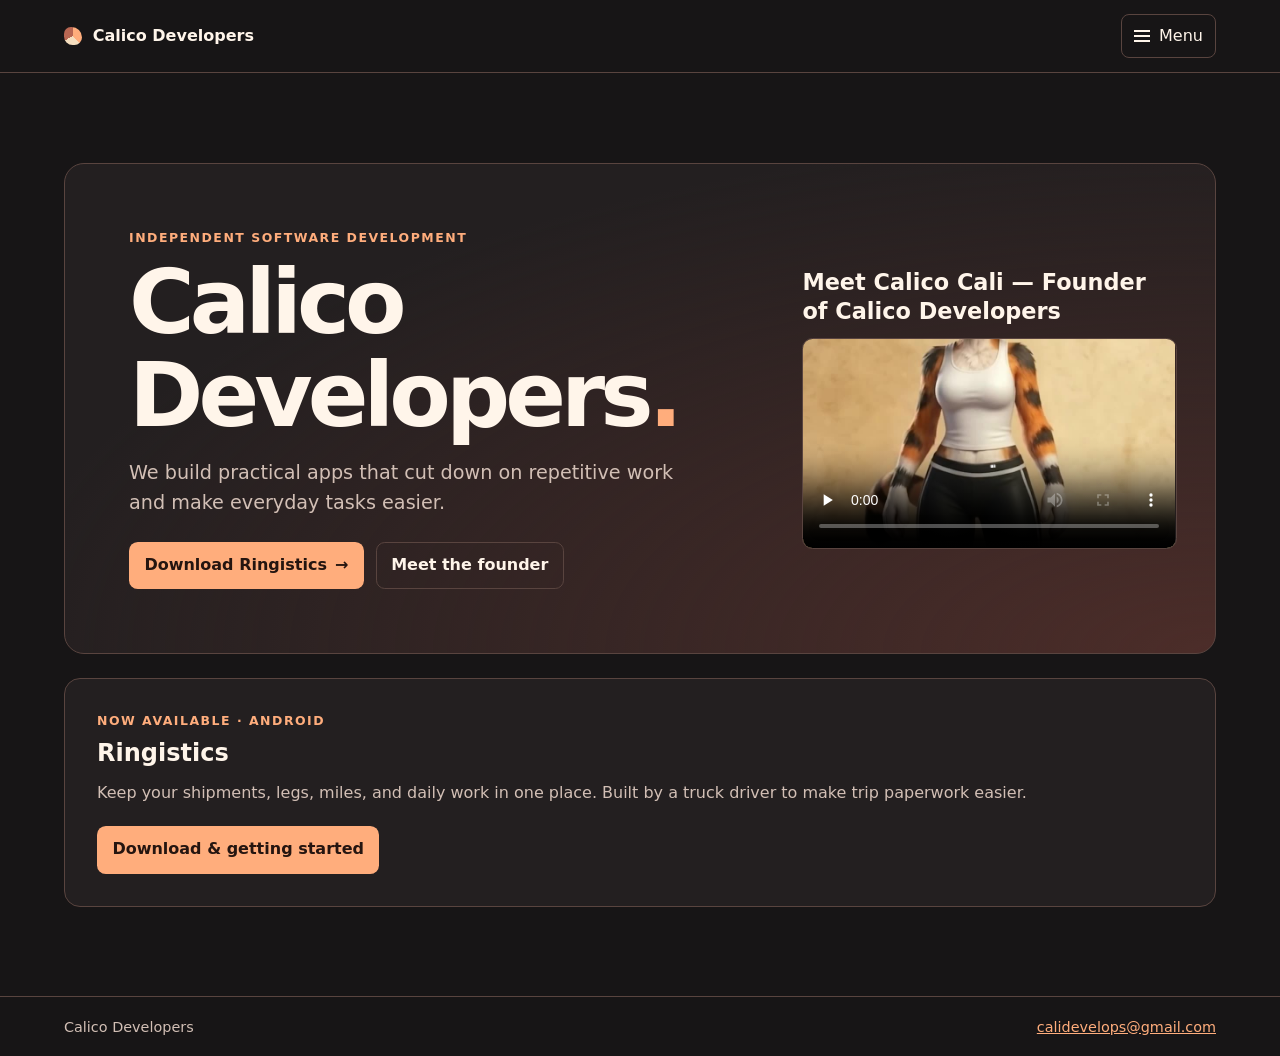
<file: index.html>
<!doctype html>
<html lang="en">
<head>
  <meta charset="utf-8">
  <meta name="viewport" content="width=device-width, initial-scale=1">
  <meta name="description" content="Calico Developers builds practical apps that simplify everyday work.">
  <title>Home | Calico Developers</title>
  <link rel="stylesheet" href="assets/css/site.css?v=d871b78">
  <script src="assets/js/site.js" defer></script>
</head>
<body>
  <a class="skip" href="#main">Skip to content</a>
  <header class="header">
    <div class="wrap header-inner">
      <a class="brand" href="index.html"><span class="mark" aria-hidden="true"></span>Calico Developers</a>
      <details class="menu">
        <summary aria-controls="site-nav"><span class="hamburger" aria-hidden="true"></span> Menu</summary>
        <nav id="site-nav" aria-label="Main navigation">
          <a href="index.html" aria-current="page">Home</a>
          <a href="about.html">About</a>
          <a href="beta-testing.html">Beta Testing</a>
        </nav>
      </details>
    </div>
  </header>
  <main id="main" class="wrap" tabindex="-1">
    <section class="hero">
      <div class="hero-copy">
        <p class="eyebrow">Independent software development</p>
        <h1>Calico<br>Developers<span class="accent">.</span></h1>
        <p class="lede">We build practical apps that cut down on repetitive work and make everyday tasks easier.</p>
        <div class="actions">
          <a class="button primary" href="ringistics.html">Download Ringistics <span aria-hidden="true">→</span></a>
          <a class="button" href="about.html">Meet the founder</a>
        </div>
      </div>
      <section class="hero-intro" aria-labelledby="founder-intro">
        <h2 id="founder-intro">Meet Calico Cali — Founder of Calico Developers</h2>
        <div class="media-slot">
          <video controls playsinline preload="none"
                 poster="assets/media/calico-cali-intro.jpg" aria-labelledby="founder-intro">
            <source src="assets/media/calico-cali-intro.mp4" type="video/mp4">
            <a href="assets/media/calico-cali-intro.mp4">Download Cali’s introduction</a>
          </video>
        </div>
      </section>
    </section>
    <section class="panel app-content" style="margin-top:1.5rem" aria-labelledby="ringistics-title">
      <p class="eyebrow">Now available · Android</p>
      <h2 id="ringistics-title">Ringistics</h2>
      <p>Keep your shipments, legs, miles, and daily work in one place. Built by a truck driver to make trip paperwork easier.</p>
      <div class="actions"><a class="button primary" href="ringistics.html">Download &amp; getting started</a></div>
    </section>
  </main>
  <footer class="footer">
    <div class="wrap footer-inner">
      <span>Calico Developers</span>
      <a href="mailto:calidevelops@gmail.com">calidevelops@gmail.com</a>
    </div>
  </footer>
</body>
</html>
</file>
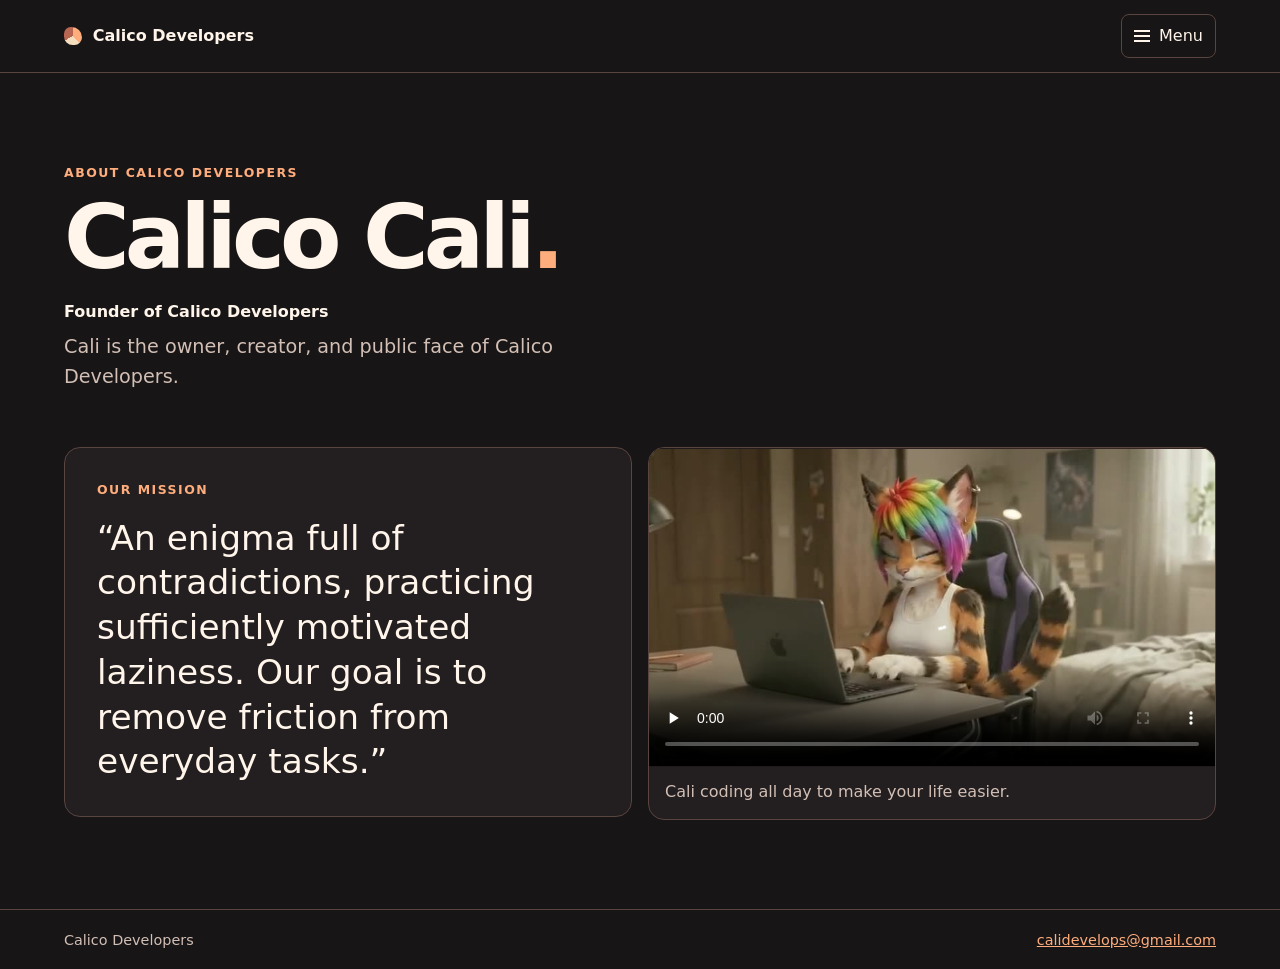
<file: about.html>
<!doctype html>
<html lang="en">
<head>
  <meta charset="utf-8">
  <meta name="viewport" content="width=device-width, initial-scale=1">
  <meta name="description" content="Meet Calico Cali, founder of Calico Developers, and read the company mission.">
  <title>About | Calico Developers</title>
  <link rel="stylesheet" href="assets/css/site.css">
  <script src="assets/js/site.js" defer></script>
</head>
<body>
  <a class="skip" href="#main">Skip to content</a>
  <header class="header">
    <div class="wrap header-inner">
      <a class="brand" href="index.html"><span class="mark" aria-hidden="true"></span>Calico Developers</a>
      <details class="menu">
        <summary aria-controls="site-nav"><span class="hamburger" aria-hidden="true"></span> Menu</summary>
        <nav id="site-nav" aria-label="Main navigation">
          <a href="index.html">Home</a>
          <a href="about.html" aria-current="page">About</a>
          <a href="beta-testing.html">Beta Testing</a>
        </nav>
      </details>
    </div>
  </header>
  <main id="main" class="wrap" tabindex="-1">
    <section class="intro">
      <p class="eyebrow">About Calico Developers</p>
      <h1>Calico Cali<span class="accent">.</span></h1>
      <p class="subtitle">Founder of Calico Developers</p>
      <p class="lede">Cali is the owner, creator, and public face of Calico Developers.</p>
    </section>
    <div class="about-grid">
      <section class="panel mission">
        <h2 class="eyebrow">Our mission</h2>
        <blockquote>“An enigma full of contradictions, practicing sufficiently motivated laziness. Our goal is to remove friction from everyday tasks.”</blockquote>
      </section>
      <figure class="founder-media">
        <div class="media-slot">
          <video controls playsinline preload="none" width="854" height="480"
                 poster="assets/media/callie-relaxes.jpg" aria-labelledby="founder-video-caption">
            <source src="assets/media/callie-relaxes.mp4" type="video/mp4">
            <a href="assets/media/callie-relaxes.mp4">Download the founder video</a>
          </video>
        </div>
        <figcaption id="founder-video-caption">Cali coding all day to make your life easier.</figcaption>
      </figure>
    </div>
  </main>
  <footer class="footer">
    <div class="wrap footer-inner">
      <span>Calico Developers</span>
      <a href="mailto:calidevelops@gmail.com">calidevelops@gmail.com</a>
    </div>
  </footer>
</body>
</html>
</file>
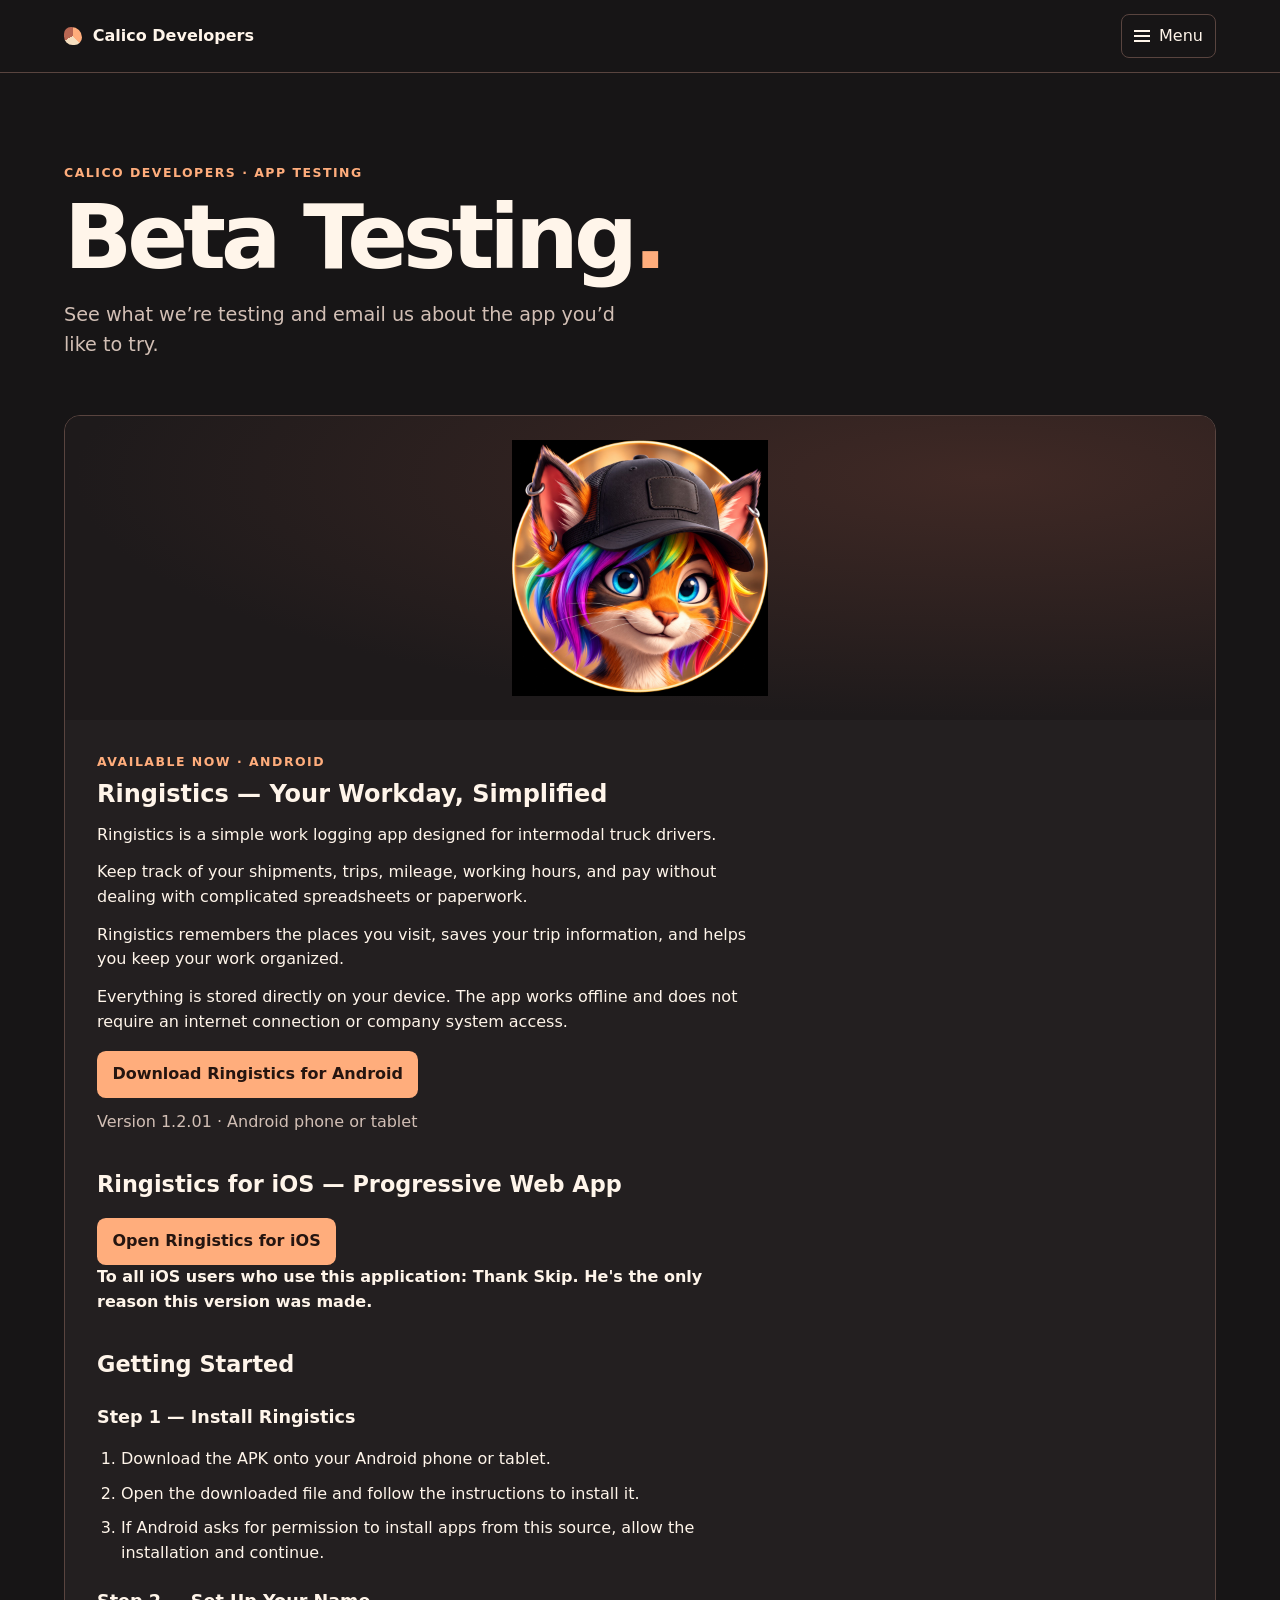
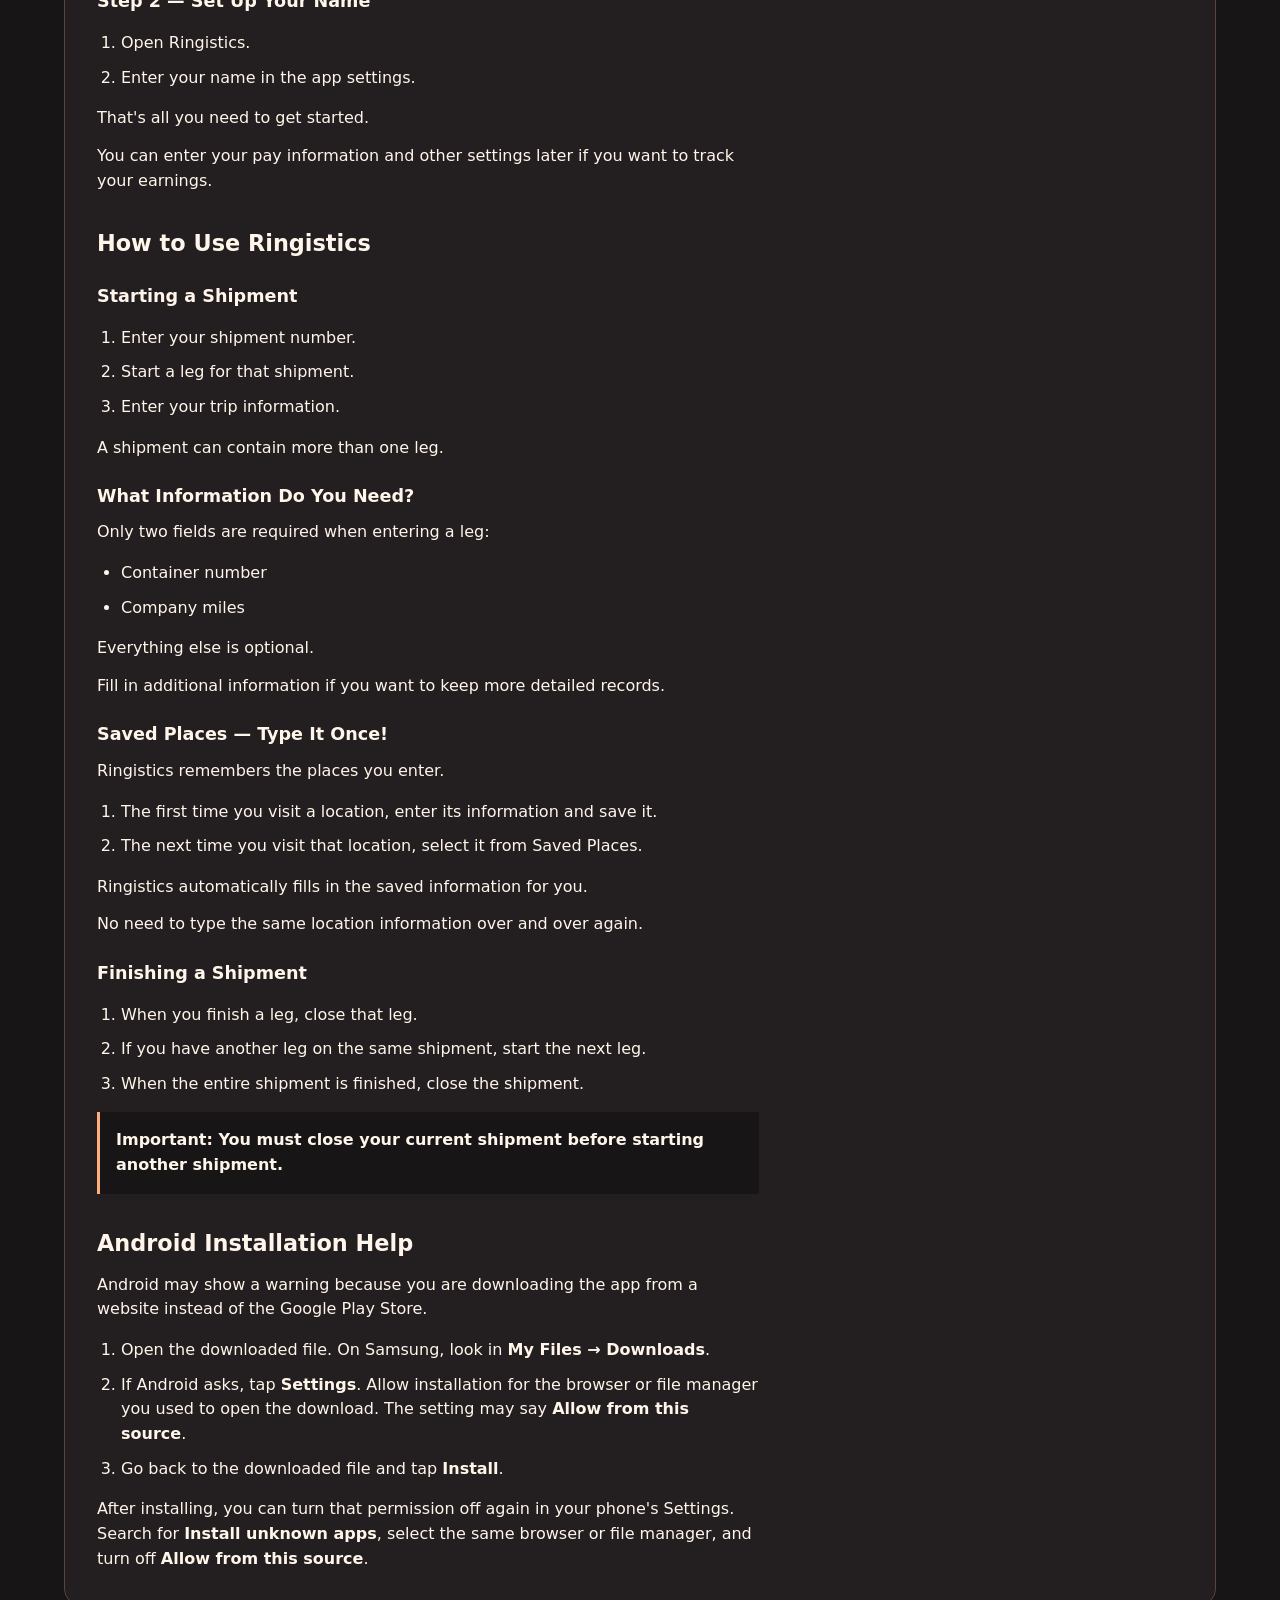
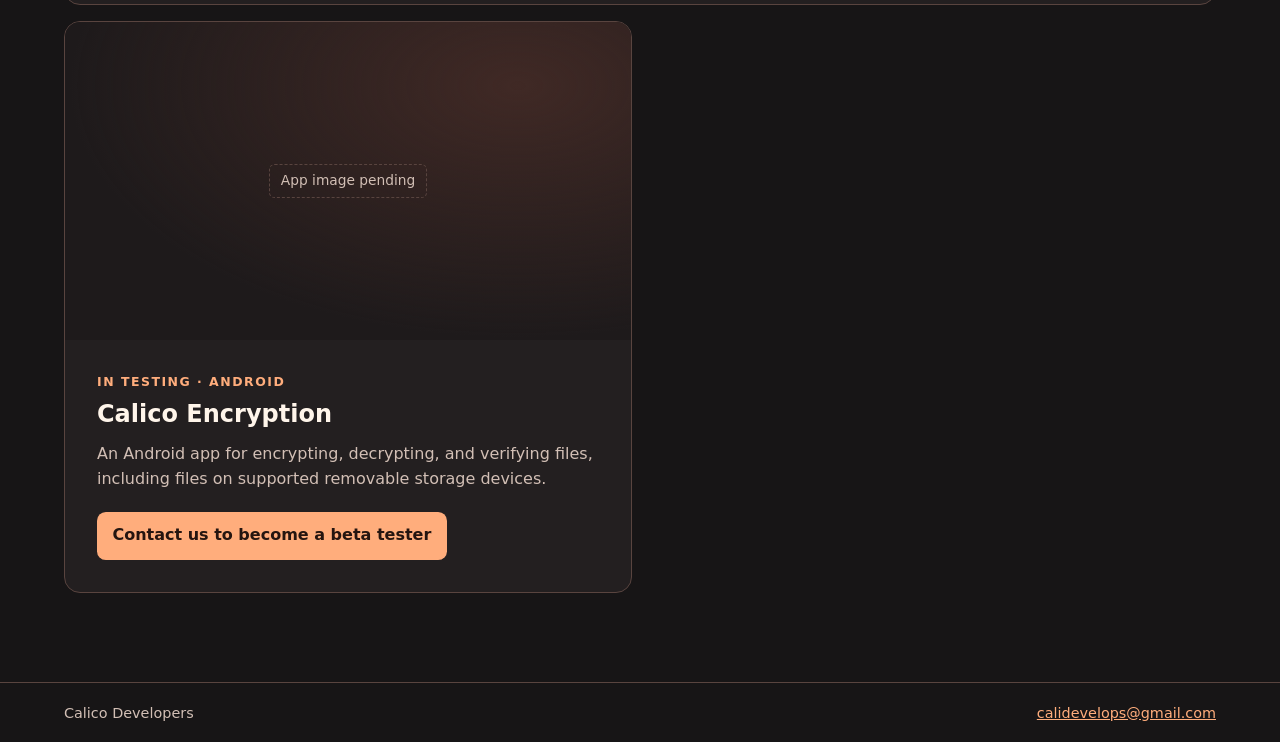
<file: beta-testing.html>
<!doctype html>
<html lang="en">
<head>
  <meta charset="utf-8">
  <meta name="viewport" content="width=device-width, initial-scale=1">
  <meta name="description" content="Explore Calico Developers apps in testing and contact us to request beta access.">
  <title>Beta Testing | Calico Developers</title>
  <link rel="stylesheet" href="assets/css/site.css?v=ringistics-1107">
  <script src="assets/js/site.js" defer></script>
</head>
<body>
  <a class="skip" href="#main">Skip to content</a>
  <header class="header">
    <div class="wrap header-inner">
      <a class="brand" href="index.html"><span class="mark" aria-hidden="true"></span>Calico Developers</a>
      <details class="menu">
        <summary aria-controls="site-nav"><span class="hamburger" aria-hidden="true"></span> Menu</summary>
        <nav id="site-nav" aria-label="Main navigation">
          <a href="index.html">Home</a>
          <a href="about.html">About</a>
          <a href="beta-testing.html" aria-current="page">Beta Testing</a>
        </nav>
      </details>
    </div>
  </header>
  <main id="main" class="wrap" tabindex="-1">
    <section class="intro">
      <p class="eyebrow">Calico Developers · App testing</p>
      <h1>Beta Testing<span class="accent">.</span></h1>
      <p class="lede">See what we’re testing and email us about the app you’d like to try.</p>
    </section>
    <div class="app-grid">
      <article class="panel app-card ringistics-release">
        <div class="media-slot" style="padding:1.5rem"><img src="assets/media/ringistics.png" alt="Ringistics app artwork: Calico Cali wearing a black trucker cap" width="1536" height="1536" style="width:16rem;max-width:100%;height:auto;aspect-ratio:1;object-fit:contain"></div>
        <div class="app-content">
          <p class="eyebrow">Available now · Android</p>
          <h2>Ringistics — Your Workday, Simplified</h2>
          <div class="ringistics-copy">
            <p>Ringistics is a simple work logging app designed for intermodal truck drivers.</p>
            <p>Keep track of your shipments, trips, mileage, working hours, and pay without dealing with complicated spreadsheets or paperwork.</p>
            <p>Ringistics remembers the places you visit, saves your trip information, and helps you keep your work organized.</p>
            <p>Everything is stored directly on your device. The app works offline and does not require an internet connection or company system access.</p>
          </div>
          <div class="actions">
            <a class="button primary" href="downloads/Ringistics-v1.2.01-signed.apk" download="Ringistics-v1.2.01-signed.apk">Download Ringistics for Android</a>
          </div>
          <p class="release-version">Version 1.2.01 · Android phone or tablet</p>
          <section class="ringistics-guide" aria-labelledby="ringistics-ios">
            <h3 id="ringistics-ios">Ringistics for iOS — Progressive Web App</h3>
            <div class="actions">
              <a class="button primary" href="https://musicman5768.github.io/Ringistics-pwa-public/">Open Ringistics for iOS</a>
            </div>
            <p><strong>To all iOS users who use this application: Thank Skip. He's the only reason this version was made.</strong></p>
          </section>
          <div class="ringistics-guide">
            <h3>Getting Started</h3>
            <h4>Step 1 — Install Ringistics</h4>
            <ol>
              <li>Download the APK onto your Android phone or tablet.</li>
              <li>Open the downloaded file and follow the instructions to install it.</li>
              <li>If Android asks for permission to install apps from this source, allow the installation and continue.</li>
            </ol>
            <h4>Step 2 — Set Up Your Name</h4>
            <ol>
              <li>Open Ringistics.</li>
              <li>Enter your name in the app settings.</li>
            </ol>
            <p>That's all you need to get started.</p>
            <p>You can enter your pay information and other settings later if you want to track your earnings.</p>
            <h3>How to Use Ringistics</h3>
            <h4>Starting a Shipment</h4>
            <ol>
              <li>Enter your shipment number.</li>
              <li>Start a leg for that shipment.</li>
              <li>Enter your trip information.</li>
            </ol>
            <p>A shipment can contain more than one leg.</p>
            <h4>What Information Do You Need?</h4>
            <p>Only two fields are required when entering a leg:</p>
            <ul><li>Container number</li><li>Company miles</li></ul>
            <p>Everything else is optional.</p>
            <p>Fill in additional information if you want to keep more detailed records.</p>
            <h4>Saved Places — Type It Once!</h4>
            <p>Ringistics remembers the places you enter.</p>
            <ol>
              <li>The first time you visit a location, enter its information and save it.</li>
              <li>The next time you visit that location, select it from Saved Places.</li>
            </ol>
            <p>Ringistics automatically fills in the saved information for you.</p>
            <p>No need to type the same location information over and over again.</p>
            <h4>Finishing a Shipment</h4>
            <ol>
              <li>When you finish a leg, close that leg.</li>
              <li>If you have another leg on the same shipment, start the next leg.</li>
              <li>When the entire shipment is finished, close the shipment.</li>
            </ol>
            <p class="shipment-reminder"><strong>Important: You must close your current shipment before starting another shipment.</strong></p>
            <h3>Android Installation Help</h3>
            <p>Android may show a warning because you are downloading the app from a website instead of the Google Play Store.</p>
            <ol>
              <li>Open the downloaded file. On Samsung, look in <strong>My Files → Downloads</strong>.</li>
              <li>If Android asks, tap <strong>Settings</strong>. Allow installation for the browser or file manager you used to open the download. The setting may say <strong>Allow from this source</strong>.</li>
              <li>Go back to the downloaded file and tap <strong>Install</strong>.</li>
            </ol>
            <p>After installing, you can turn that permission off again in your phone's Settings. Search for <strong>Install unknown apps</strong>, select the same browser or file manager, and turn off <strong>Allow from this source</strong>.</p>
          </div>
        </div>
      </article>
      <article class="panel app-card">
        <div class="media-slot"><span class="placeholder">App image pending</span></div>
        <div class="app-content">
          <p class="eyebrow">In testing · Android</p>
          <h2>Calico Encryption</h2>
          <p>An Android app for encrypting, decrypting, and verifying files, including files on supported removable storage devices.</p>
          <div class="actions">
            <a class="button primary" href="mailto:calidevelops@gmail.com?subject=Beta%20Test%20-%20Calico%20Encryption">Contact us to become a beta tester</a>
            <!-- Add this app’s approved APK link here when public distribution is enabled. -->
          </div>
        </div>
      </article>
    </div>
  </main>
  <footer class="footer">
    <div class="wrap footer-inner">
      <span>Calico Developers</span>
      <a href="mailto:calidevelops@gmail.com">calidevelops@gmail.com</a>
    </div>
  </footer>
</body>
</html>
</file>
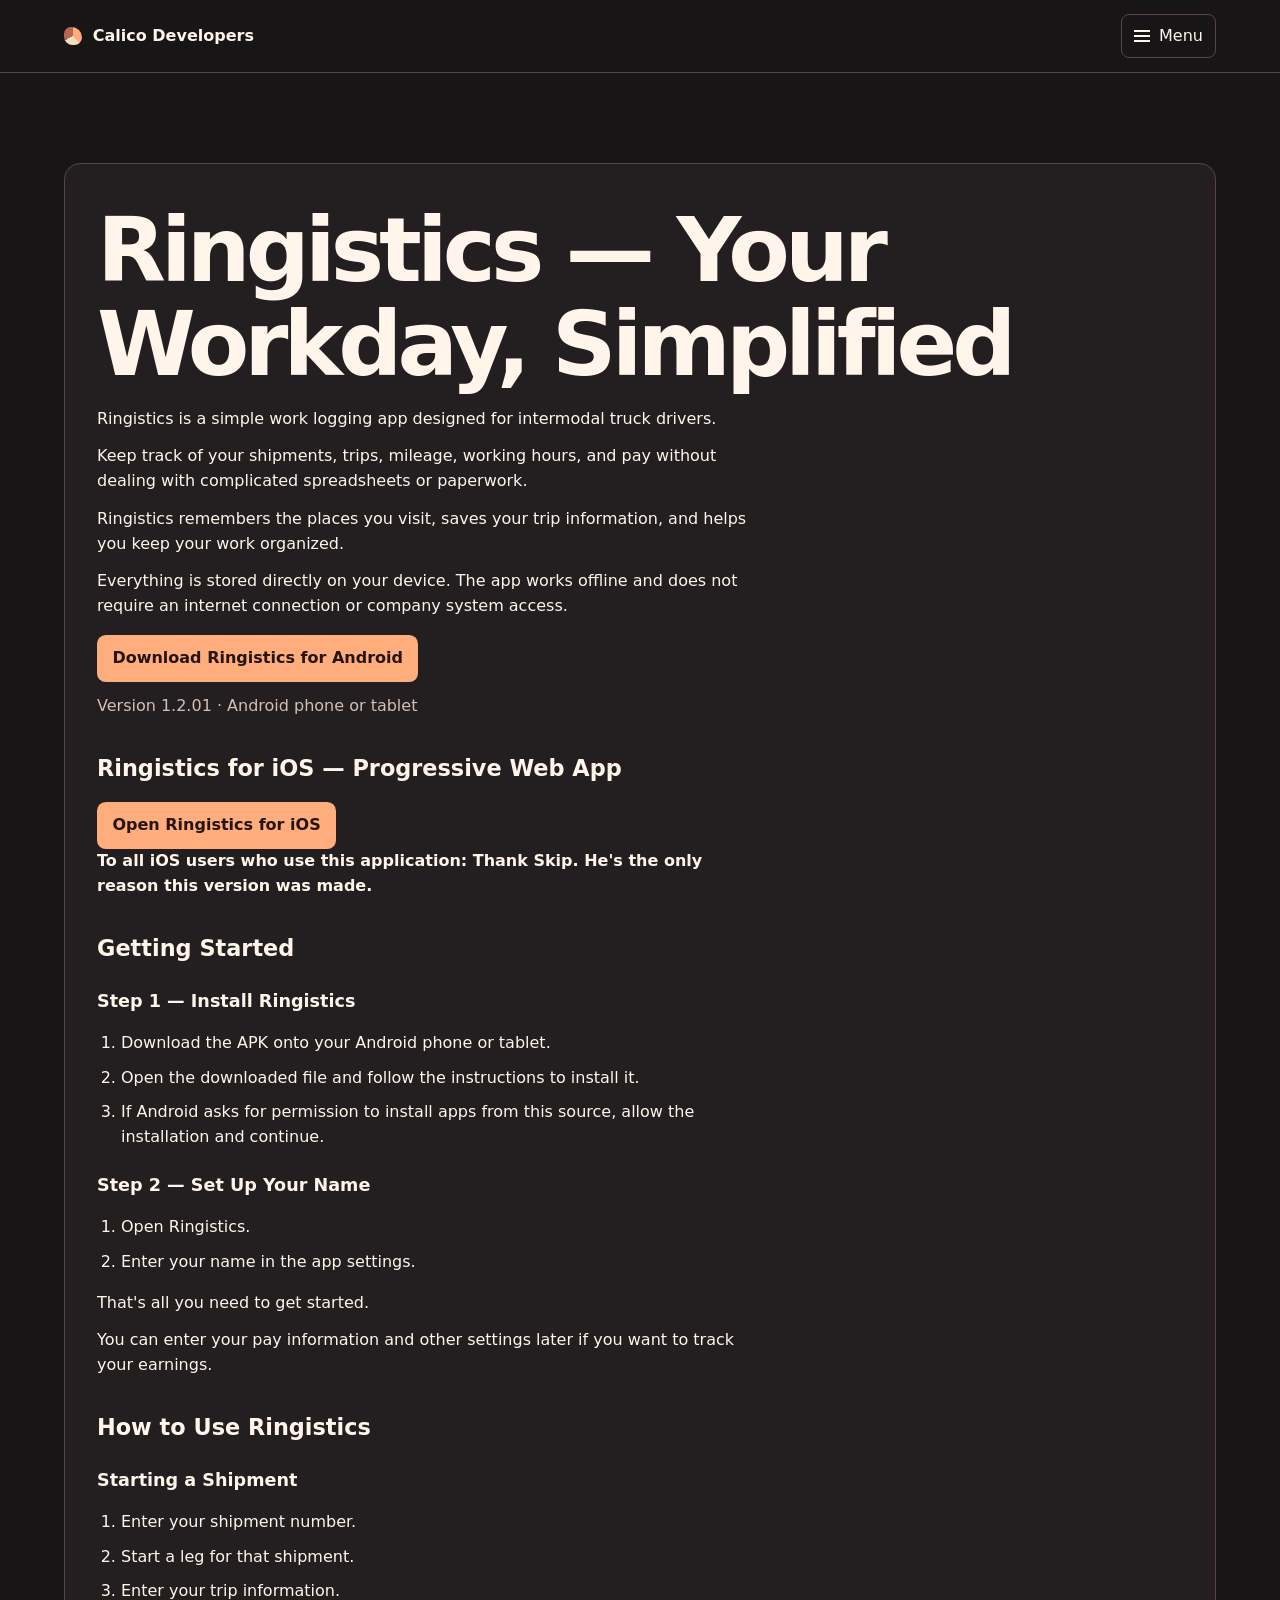
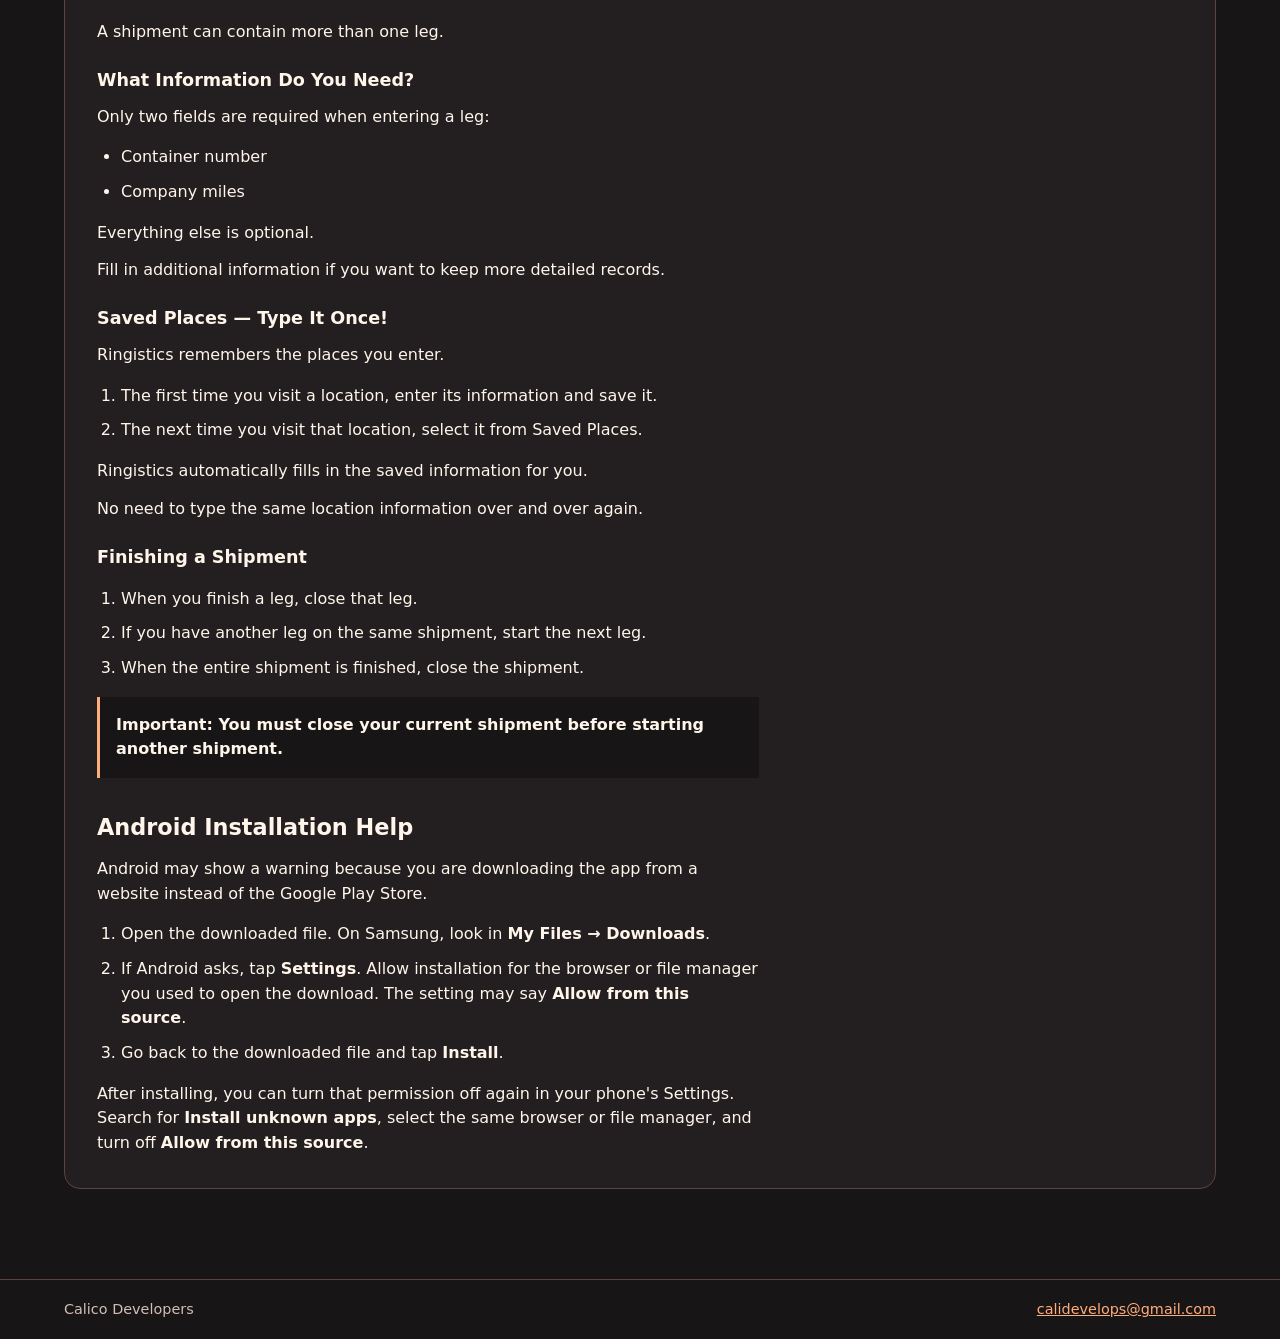
<file: ringistics.html>
<!doctype html>
<html lang="en">
<head>
  <meta charset="utf-8">
  <meta name="viewport" content="width=device-width, initial-scale=1">
  <meta name="description" content="Open Ringistics for iOS or download Ringistics for Android.">
  <title>Download Ringistics | Calico Developers</title>
  <link rel="stylesheet" href="assets/css/site.css?v=ringistics-1107">
  <script src="assets/js/site.js" defer></script>
</head>
<body>
  <a class="skip" href="#main">Skip to content</a>
  <header class="header">
    <div class="wrap header-inner">
      <a class="brand" href="index.html"><span class="mark" aria-hidden="true"></span>Calico Developers</a>
      <details class="menu">
        <summary aria-controls="site-nav"><span class="hamburger" aria-hidden="true"></span> Menu</summary>
        <nav id="site-nav" aria-label="Main navigation">
          <a href="index.html">Home</a>
          <a href="about.html">About</a>
          <a href="beta-testing.html">Beta Testing</a>
        </nav>
      </details>
    </div>
  </header>
  <main id="main" class="wrap" tabindex="-1">
    <section class="panel app-content ringistics-release" aria-label="Ringistics download and instructions">
          <h1>Ringistics — Your Workday, Simplified</h1>
          <div class="ringistics-copy">
            <p>Ringistics is a simple work logging app designed for intermodal truck drivers.</p>
            <p>Keep track of your shipments, trips, mileage, working hours, and pay without dealing with complicated spreadsheets or paperwork.</p>
            <p>Ringistics remembers the places you visit, saves your trip information, and helps you keep your work organized.</p>
            <p>Everything is stored directly on your device. The app works offline and does not require an internet connection or company system access.</p>
          </div>
          <div class="actions">
            <a class="button primary" href="downloads/Ringistics-v1.2.01-signed.apk" download="Ringistics-v1.2.01-signed.apk">Download Ringistics for Android</a>
          </div>
          <p class="release-version">Version 1.2.01 · Android phone or tablet</p>
          <section class="ringistics-guide" aria-labelledby="ringistics-ios">
            <h3 id="ringistics-ios">Ringistics for iOS — Progressive Web App</h3>
            <div class="actions">
              <a class="button primary" href="https://musicman5768.github.io/Ringistics-pwa-public/">Open Ringistics for iOS</a>
            </div>
            <p><strong>To all iOS users who use this application: Thank Skip. He's the only reason this version was made.</strong></p>
          </section>
          <div class="ringistics-guide">
            <h3>Getting Started</h3>
            <h4>Step 1 — Install Ringistics</h4>
            <ol>
              <li>Download the APK onto your Android phone or tablet.</li>
              <li>Open the downloaded file and follow the instructions to install it.</li>
              <li>If Android asks for permission to install apps from this source, allow the installation and continue.</li>
            </ol>
            <h4>Step 2 — Set Up Your Name</h4>
            <ol>
              <li>Open Ringistics.</li>
              <li>Enter your name in the app settings.</li>
            </ol>
            <p>That's all you need to get started.</p>
            <p>You can enter your pay information and other settings later if you want to track your earnings.</p>
            <h3>How to Use Ringistics</h3>
            <h4>Starting a Shipment</h4>
            <ol>
              <li>Enter your shipment number.</li>
              <li>Start a leg for that shipment.</li>
              <li>Enter your trip information.</li>
            </ol>
            <p>A shipment can contain more than one leg.</p>
            <h4>What Information Do You Need?</h4>
            <p>Only two fields are required when entering a leg:</p>
            <ul><li>Container number</li><li>Company miles</li></ul>
            <p>Everything else is optional.</p>
            <p>Fill in additional information if you want to keep more detailed records.</p>
            <h4>Saved Places — Type It Once!</h4>
            <p>Ringistics remembers the places you enter.</p>
            <ol>
              <li>The first time you visit a location, enter its information and save it.</li>
              <li>The next time you visit that location, select it from Saved Places.</li>
            </ol>
            <p>Ringistics automatically fills in the saved information for you.</p>
            <p>No need to type the same location information over and over again.</p>
            <h4>Finishing a Shipment</h4>
            <ol>
              <li>When you finish a leg, close that leg.</li>
              <li>If you have another leg on the same shipment, start the next leg.</li>
              <li>When the entire shipment is finished, close the shipment.</li>
            </ol>
            <p class="shipment-reminder"><strong>Important: You must close your current shipment before starting another shipment.</strong></p>
            <h3>Android Installation Help</h3>
            <p>Android may show a warning because you are downloading the app from a website instead of the Google Play Store.</p>
            <ol>
              <li>Open the downloaded file. On Samsung, look in <strong>My Files → Downloads</strong>.</li>
              <li>If Android asks, tap <strong>Settings</strong>. Allow installation for the browser or file manager you used to open the download. The setting may say <strong>Allow from this source</strong>.</li>
              <li>Go back to the downloaded file and tap <strong>Install</strong>.</li>
            </ol>
            <p>After installing, you can turn that permission off again in your phone's Settings. Search for <strong>Install unknown apps</strong>, select the same browser or file manager, and turn off <strong>Allow from this source</strong>.</p>
          </div>
    </section>
  </main>
  <footer class="footer">
    <div class="wrap footer-inner">
      <span>Calico Developers</span>
      <a href="mailto:calidevelops@gmail.com">calidevelops@gmail.com</a>
    </div>
  </footer>
</body>
</html>
</file>
<file: assets/css/site.css>
:root {
  color-scheme: dark;
  --bg: #171516;
  --surface: #231f20;
  --ink: #fff5ea;
  --muted: #d2bfb5;
  --line: #59443f;
  --accent: #ffad7c;
  font-family: system-ui, sans-serif;
  line-height: 1.55;
  background: var(--bg);
  color: var(--ink);
}

*, *::before, *::after { box-sizing: border-box; }
body { margin: 0; min-height: 100svh; display: flex; flex-direction: column; }
main { flex: 1; padding-block: clamp(2.5rem, 7vw, 6rem); }
a { color: var(--accent); }
a:focus-visible, summary:focus-visible, video:focus-visible {
  outline: 3px solid var(--ink);
  outline-offset: 4px;
}
h1, h2, p, figure, blockquote { margin: 0; }
.wrap { width: min(100% - 2rem, 72rem); margin-inline: auto; }
.header { border-bottom: 1px solid var(--line); }
.header-inner, .footer-inner {
  display: flex;
  align-items: center;
  justify-content: space-between;
  flex-wrap: wrap;
  gap: .75rem;
}
.header-inner { min-height: 4.5rem; }
.brand {
  display: inline-flex;
  align-items: center;
  gap: .65rem;
  color: var(--ink);
  font-weight: 750;
  text-decoration: none;
  min-height: 44px;
}
.mark {
  width: 1.15rem;
  aspect-ratio: 1;
  border-radius: 38% 58% 42% 48%;
  background: conic-gradient(#ffad7c 0 38%, #f5debf 38% 67%, #b86652 67%);
}
.menu { position: relative; }
.menu summary {
  cursor: pointer;
  list-style: none;
  display: flex;
  align-items: center;
  gap: .55rem;
  min-height: 44px;
  padding-inline: .75rem;
  border: 1px solid var(--line);
  border-radius: .5rem;
}
.menu summary::-webkit-details-marker { display: none; }
.hamburger {
  width: 1rem;
  height: .7rem;
  border-block: 2px solid currentColor;
  background: linear-gradient(currentColor, currentColor) center / 100% 2px no-repeat;
}
.menu nav {
  position: absolute;
  z-index: 2;
  inset-inline-end: 0;
  top: calc(100% + .5rem);
  width: 12rem;
  padding: .4rem;
  background: var(--surface);
  border: 1px solid var(--line);
  border-radius: .65rem;
}
.menu nav a {
  display: block;
  min-height: 44px;
  padding: .65rem .75rem;
  border-radius: .35rem;
  color: var(--ink);
  text-decoration: none;
}
.menu nav a:hover, .menu nav a[aria-current="page"], .menu summary:hover { background-color: #49302b; }
.skip { position: fixed; top: .5rem; left: .5rem; z-index: 3; padding: .75rem; background: var(--bg); }
.skip:not(:focus) { transform: translateY(-150%); }

.hero {
  display: grid;
  overflow: hidden;
  border: 1px solid var(--line);
  border-radius: 1.25rem;
  background: radial-gradient(ellipse at 100% 100%, #4c2d29, transparent 75%), var(--surface);
}
.hero-copy { padding: clamp(1.25rem, 5vw, 4.5rem); }
.hero-intro {
  align-self: center;
  min-width: 0;
  padding: clamp(1.25rem, 3vw, 2.5rem);
}
.hero-intro h2 { font-size: clamp(1.05rem, 2vw, 1.4rem); line-height: 1.3; margin-bottom: .75rem; }
.hero-intro .media-slot { border: 1px solid var(--line); border-radius: .65rem; overflow: hidden; }
.eyebrow { color: var(--accent); font-size: .78rem; font-weight: 750; letter-spacing: .12em; text-transform: uppercase; }
h1 { font-size: clamp(2rem, 7vw, 5.75rem); line-height: 1.04; letter-spacing: -.055em; margin-block: .55rem 1rem; }
.accent { color: var(--accent); }
.lede { color: var(--muted); max-width: 46ch; font-size: clamp(1rem, 2vw, 1.2rem); }
.subtitle { font-weight: 700; margin-bottom: .45rem; }
.actions { display: flex; flex-wrap: wrap; gap: .75rem; margin-top: 1.5rem; }
.button {
  display: inline-flex;
  align-items: center;
  justify-content: center;
  gap: .5rem;
  min-height: 44px;
  padding: .65rem .9rem;
  border: 1px solid var(--line);
  border-radius: .55rem;
  color: var(--ink);
  font-weight: 700;
  text-decoration: none;
}
.button:hover { background: #49302b; }
.primary { color: #251510; background: var(--accent); border-color: transparent; }
.primary:hover { background: #ffc39f; }
.intro { margin-bottom: clamp(1.75rem, 5vw, 3.5rem); }
.about-grid, .app-grid { display: grid; gap: 1rem; }
.panel, .founder-media { border: 1px solid var(--line); border-radius: 1rem; overflow: hidden; background: var(--surface); }
.mission, .app-content { padding: clamp(1.15rem, 3vw, 2rem); }
blockquote { font-size: clamp(1.3rem, 3vw, 2.15rem); line-height: 1.3; margin-top: 1rem; }
.media-slot {
  display: grid;
  place-items: center;
  aspect-ratio: 16 / 9;
  background: radial-gradient(ellipse at 80% 20%, #402925, transparent 70%), #1e1a1b;
}
.placeholder {
  margin: .75rem;
  padding: .35rem .7rem;
  border: 1px dashed var(--line);
  border-radius: .35rem;
  color: var(--muted);
  font-size: .86rem;
  text-align: center;
}
.media-slot :is(img, video) { display: block; width: 100%; height: auto; aspect-ratio: 16 / 9; object-fit: contain; }
figcaption { padding: .85rem 1rem; }
figcaption, .app-content > p:not(.eyebrow) { color: var(--muted); }
.app-card, .app-content { display: flex; flex-direction: column; }
.app-content { flex: 1; }
.app-content h2 { margin-block: .25rem .6rem; }
.app-content .actions { margin-top: auto; padding-top: 1.25rem; }
.footer { border-top: 1px solid var(--line); padding-block: 1.15rem; color: var(--muted); font-size: .9rem; }

@media (min-width: 43rem) {
  .about-grid, .app-grid { grid-template-columns: repeat(2, minmax(0, 1fr)); }
  .about-grid { align-items: start; }
  .hero { grid-template-columns: minmax(0, 1.55fr) minmax(0, 1fr); }
}

/* Ringistics release: readable instructions and a full-width app listing. */
.ringistics-release { grid-column: 1 / -1; min-width: 0; }
.ringistics-release .app-content { min-width: 0; }
.ringistics-copy, .ringistics-guide { max-width: 65ch; }
.ringistics-copy p + p, .ringistics-guide p + p { margin-top: .8rem; }
.ringistics-release .actions { margin-top: 1rem; padding-top: 0; }
.ringistics-release .button { max-width: 100%; text-align: center; }
.ringistics-release .release-version { margin-top: .75rem; }
.ringistics-guide h3 { margin: 2rem 0 .75rem; font-size: 1.4rem; }
.ringistics-guide h4 { margin: 1.4rem 0 .65rem; font-size: 1.1rem; }
.ringistics-guide ol, .ringistics-guide ul { padding-left: 1.5rem; }
.ringistics-guide li + li { margin-top: .6rem; }
.ringistics-guide .shipment-reminder { margin-top: 1rem; padding: 1rem; border-left: 3px solid var(--accent); background: var(--bg); }

.ringistics-release > .media-slot { aspect-ratio: auto; min-height: 8rem; }
</file>
